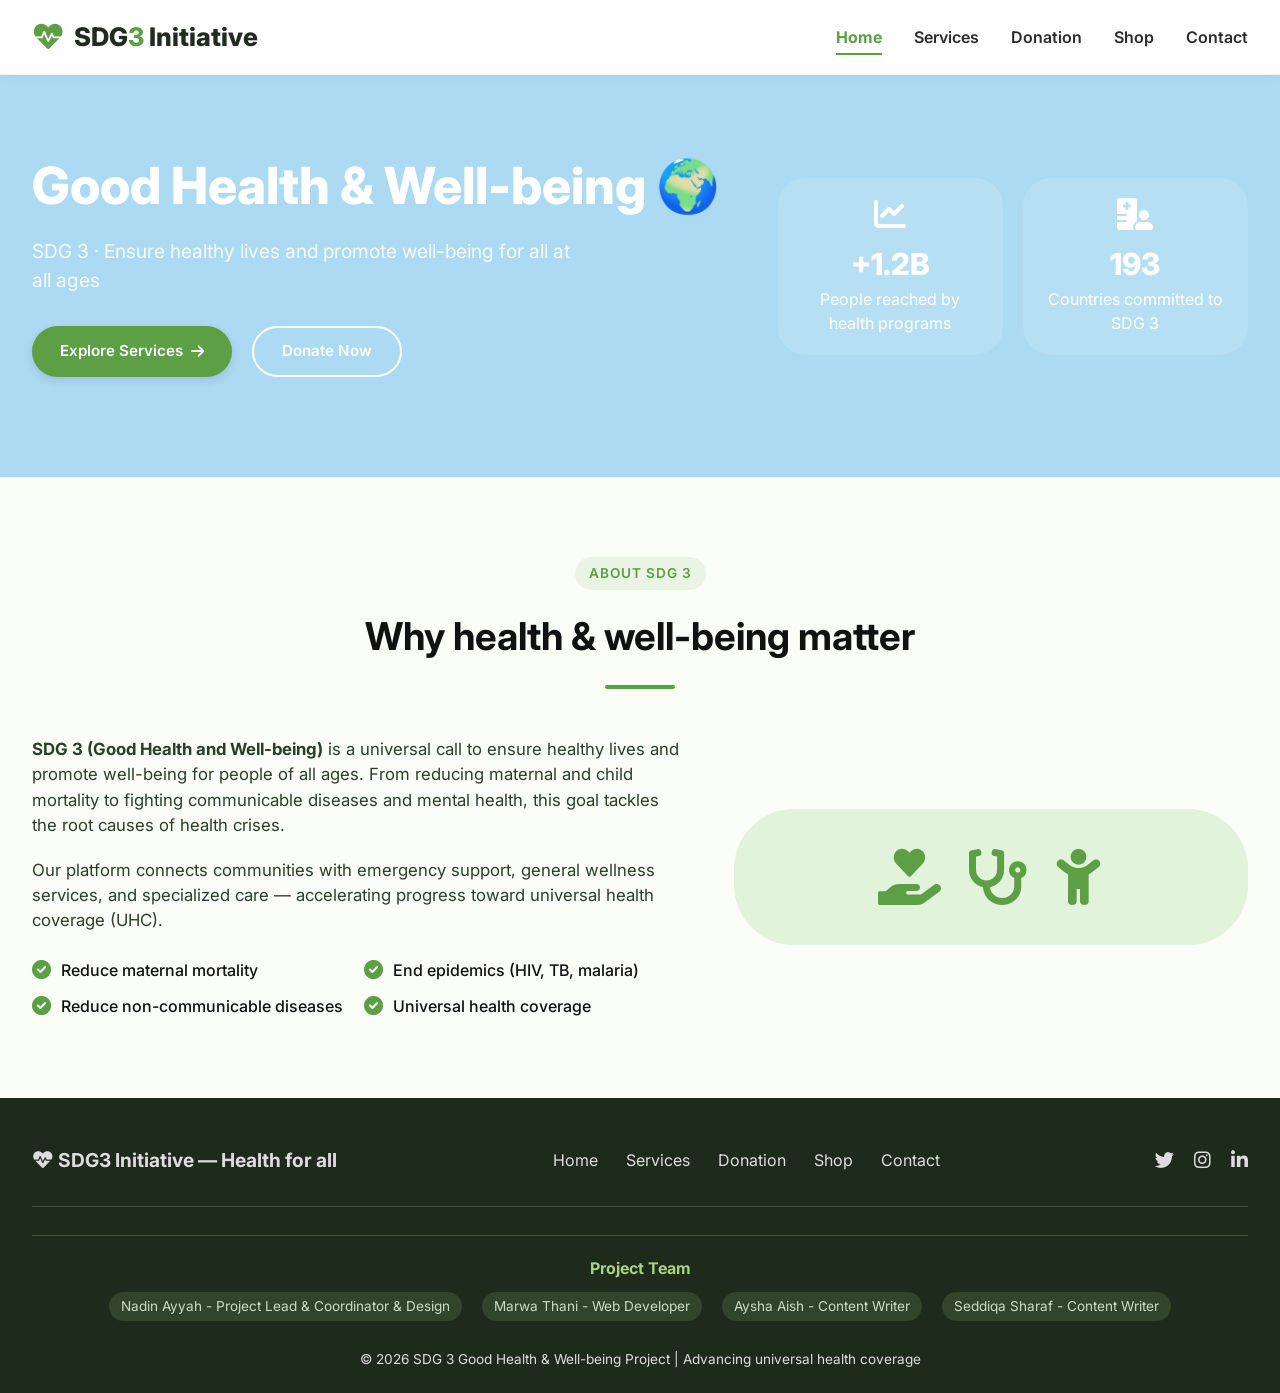
<file: index.html>
<!DOCTYPE html>
<html lang="en">
<head>
  <meta charset="UTF-8">
  <meta name="viewport" content="width=device-width, initial-scale=1.0, viewport-fit=cover">
  <title>SDG 3 | Good Health & Well-being - Home</title>
  <link href="https://fonts.googleapis.com/css2?family=Inter:opsz,wght@14..32,300;14..32,400;14..32,600;14..32,700;14..32,800&display=swap" rel="stylesheet">
  <link rel="stylesheet" href="https://cdnjs.cloudflare.com/ajax/libs/font-awesome/6.0.0-beta3/css/all.min.css">
  <link rel="stylesheet" href="style.css">
</head>
<body>

  <header class="header">
    <div class="container nav-container">
      <div class="logo">
        <i class="fas fa-heartbeat"></i>
        <span>SDG<span class="logo-highlight">3</span> Initiative</span>
      </div>
      <nav class="navbar">
        <ul class="nav-menu">
          <li><a href="index.html" class="nav-link">Home</a></li>
          <li><a href="services.html" class="nav-link">Services</a></li>
          <li><a href="donation.html" class="nav-link">Donation</a></li>
          <li><a href="shop.html" class="nav-link active-nav">Shop</a></li>
          <li><a href="contact.html" class="nav-link">Contact</a></li>
        </ul>
        <div class="hamburger">
          <i class="fas fa-bars"></i>
        </div>
      </nav>
    </div>
  </header>

  <main>
    <section id="home" class="hero-section">
      <div class="container hero-grid">
        <div class="hero-content">
          <h1>Good Health & Well-being <span class="wave">🌍</span></h1>
          <p class="hero-sub">SDG 3 · Ensure healthy lives and promote well-being for all at all ages</p>
          <div class="hero-buttons">
            <a href="services.html" class="btn btn-primary">Explore Services <i class="fas fa-arrow-right"></i></a>
            <a href="donation.html" class="btn btn-outline-light">Donate Now</a>
          </div>
        </div>
        <div class="hero-stats">
          <div class="stat-card">
            <i class="fas fa-chart-line"></i>
            <h3>+1.2B</h3>
            <p>People reached by health programs</p>
          </div>
          <div class="stat-card">
            <i class="fas fa-hospital-user"></i>
            <h3>193</h3>
            <p>Countries committed to SDG 3</p>
          </div>
        </div>
      </div>
    </section>

    <section class="about-section">
      <div class="container">
        <div class="section-header">
          <span class="section-tag">About SDG 3</span>
          <h2>Why health & well-being matter</h2>
          <div class="divider"></div>
        </div>
        <div class="about-grid">
          <div class="about-text">
            <p><strong>SDG 3 (Good Health and Well-being)</strong> is a universal call to ensure healthy lives and promote well-being for people of all ages. From reducing maternal and child mortality to fighting communicable diseases and mental health, this goal tackles the root causes of health crises.</p>
            <p>Our platform connects communities with emergency support, general wellness services, and specialized care — accelerating progress toward universal health coverage (UHC).</p>
            <div class="key-targets">
              <div><i class="fas fa-check-circle"></i> Reduce maternal mortality</div>
              <div><i class="fas fa-check-circle"></i> End epidemics (HIV, TB, malaria)</div>
              <div><i class="fas fa-check-circle"></i> Reduce non-communicable diseases</div>
              <div><i class="fas fa-check-circle"></i> Universal health coverage</div>
            </div>
          </div>
          <div class="about-image">
            <i class="fas fa-hand-holding-heart"></i>
            <i class="fas fa-stethoscope"></i>
            <i class="fas fa-child"></i>
          </div>
        </div>
      </div>
    </section>
  </main>

  <footer class="footer">
  <div class="container">
    <div class="footer-content">
      <div class="footer-brand">
        <i class="fas fa-heartbeat"></i> SDG3 Initiative — Health for all
      </div>
      <div class="footer-links">
        <a href="index.html">Home</a>
        <a href="services.html">Services</a>
        <a href="donation.html">Donation</a>
        <a href="shop.html">Shop</a>
        <a href="contact.html">Contact</a>
      </div>
      <div class="social-icons">
        <a href="#"><i class="fab fa-twitter"></i></a>
        <a href="#"><i class="fab fa-instagram"></i></a>
        <a href="#"><i class="fab fa-linkedin-in"></i></a>
      </div>
    </div>
    <div class="team-credits">
      <p><strong>Project Team</strong></p>
      <div class="team-members">
        <span>Nadin Ayyah - Project Lead & Coordinator & Design</span>
        <span>Marwa Thani - Web Developer</span>
        <span>Aysha Aish - Content Writer</span>
        <span>Seddiqa Sharaf - Content Writer</span>
      </div>
    </div>
    <div class="footer-bottom">
      <p>© 2026 SDG 3 Good Health & Well-being Project | Advancing universal health coverage</p>
    </div>
  </div>
</footer>

  <script src="script.js"></script>
</body>
</html>
</file>
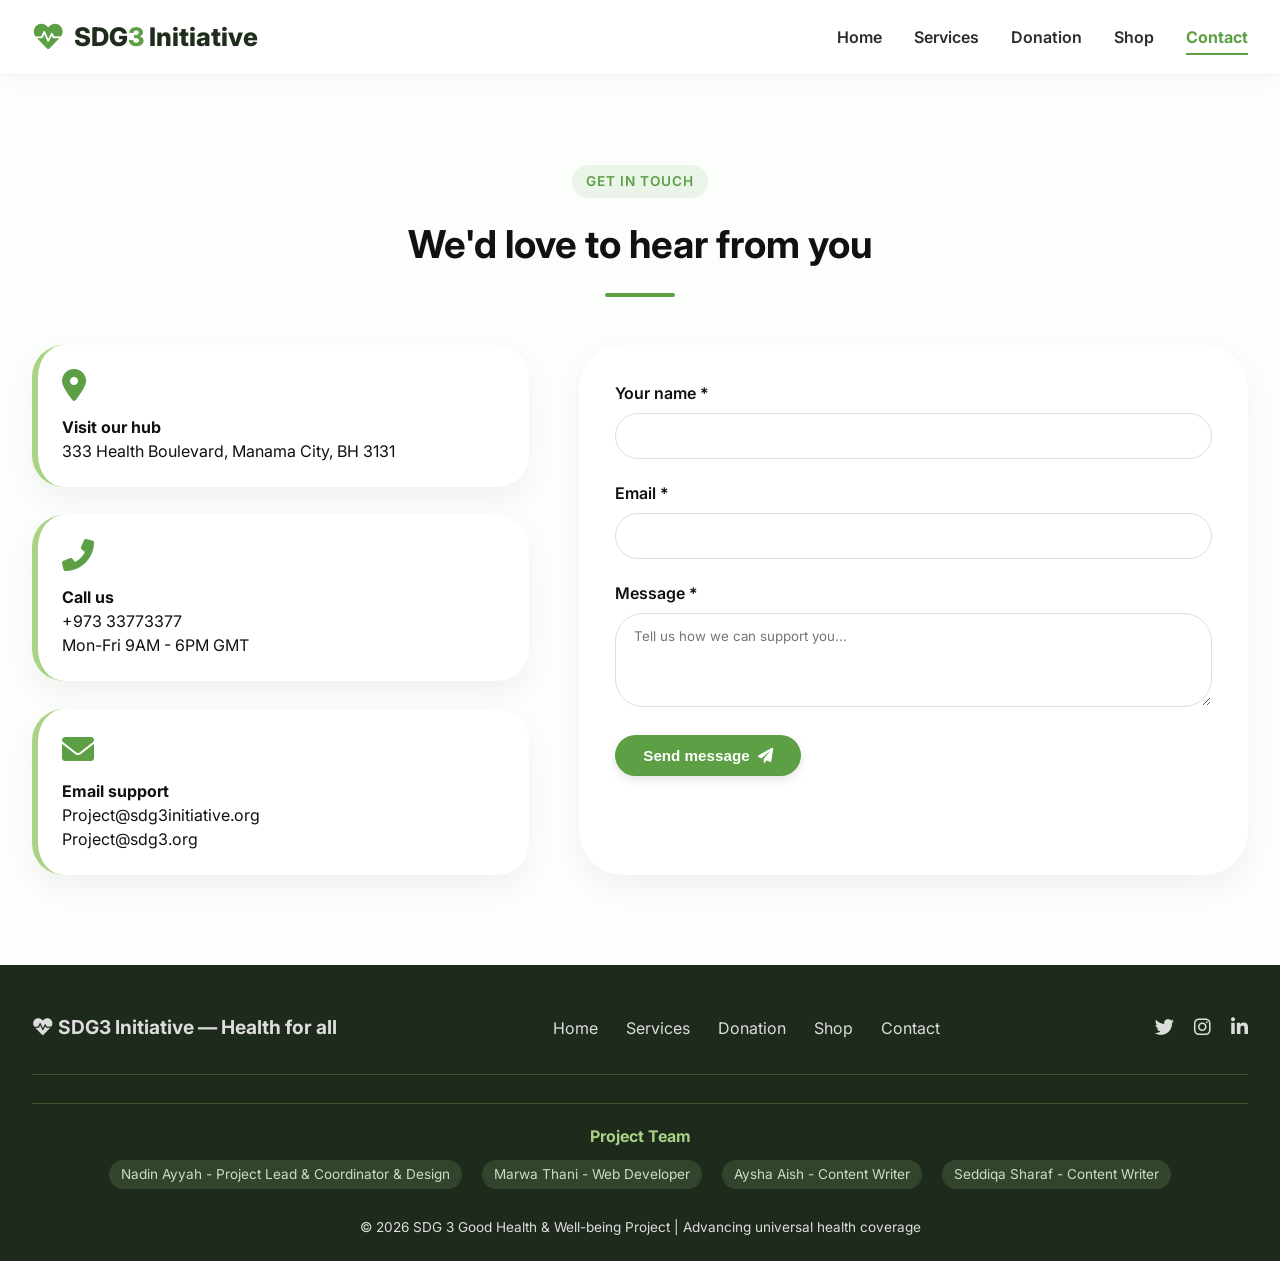
<file: contact.html>
<!DOCTYPE html>
<html lang="en">
<head>
  <meta charset="UTF-8">
  <meta name="viewport" content="width=device-width, initial-scale=1.0">
  <title>SDG 3 | Contact Us</title>
  <link href="https://fonts.googleapis.com/css2?family=Inter:opsz,wght@14..32,300;400;600;700;800&display=swap" rel="stylesheet">
  <link rel="stylesheet" href="https://cdnjs.cloudflare.com/ajax/libs/font-awesome/6.0.0-beta3/css/all.min.css">
  <link rel="stylesheet" href="style.css">
</head>
<body>

  <header class="header">
    <div class="container nav-container">
      <div class="logo">
        <i class="fas fa-heartbeat"></i>
        <span>SDG<span class="logo-highlight">3</span> Initiative</span>
      </div>
      <nav class="navbar">
         <ul class="nav-menu">
          <li><a href="index.html" class="nav-link">Home</a></li>
          <li><a href="services.html" class="nav-link">Services</a></li>
          <li><a href="donation.html" class="nav-link">Donation</a></li>
          <li><a href="shop.html" class="nav-link active-nav">Shop</a></li>
          <li><a href="contact.html" class="nav-link">Contact</a></li>
        </ul>
        <div class="hamburger">
          <i class="fas fa-bars"></i>
        </div>
      </nav>
    </div>
  </header>

  <main>
    <section class="contact-section" id="contact">
      <div class="container">
        <div class="section-header">
          <span class="section-tag">get in touch</span>
          <h2>We'd love to hear from you</h2>
          <div class="divider"></div>
        </div>
        <div class="contact-grid">
          <div class="contact-info">
            <div class="contact-card">
              <i class="fas fa-map-marker-alt"></i>
              <h4>Visit our hub</h4>
              <p>333 Health Boulevard, Manama City, BH 3131</p>
            </div>
            <div class="contact-card">
              <i class="fas fa-phone-alt"></i>
              <h4>Call us</h4>
              <p>+973 33773377<br>Mon-Fri 9AM - 6PM GMT</p>
            </div>
            <div class="contact-card">
              <i class="fas fa-envelope"></i>
              <h4>Email support</h4>
              <p>Project@sdg3initiative.org<br>Project@sdg3.org</p>
            </div>
          </div>
          <div class="contact-form-wrapper">
            <form id="contactForm">
              <div class="input-group">
                <label>Your name *</label>
                <input type="text" id="contactName" required>
              </div>
              <div class="input-group">
                <label>Email *</label>
                <input type="email" id="contactEmail" required>
              </div>
              <div class="input-group">
                <label>Message *</label>
                <textarea id="contactMsg" rows="4" placeholder="Tell us how we can support you..."></textarea>
              </div>
              <button type="submit" class="btn btn-primary">Send message <i class="fas fa-paper-plane"></i></button>
            </form>
          </div>
        </div>
      </div>
    </section>
  </main>

  <footer class="footer">
  <div class="container">
    <div class="footer-content">
      <div class="footer-brand">
        <i class="fas fa-heartbeat"></i> SDG3 Initiative — Health for all
      </div>
      <div class="footer-links">
        <a href="index.html">Home</a>
        <a href="services.html">Services</a>
        <a href="donation.html">Donation</a>
        <a href="shop.html">Shop</a>
        <a href="contact.html">Contact</a>
      </div>
      <div class="social-icons">
        <a href="#"><i class="fab fa-twitter"></i></a>
        <a href="#"><i class="fab fa-instagram"></i></a>
        <a href="#"><i class="fab fa-linkedin-in"></i></a>
      </div>
    </div>
    <div class="team-credits">
      <p><strong>Project Team</strong></p>
      <div class="team-members">
        <span>Nadin Ayyah - Project Lead & Coordinator & Design</span>
        <span>Marwa Thani - Web Developer</span>
        <span>Aysha Aish - Content Writer</span>
        <span>Seddiqa Sharaf - Content Writer</span>
      </div>
    </div>
    <div class="footer-bottom">
      <p>© 2026 SDG 3 Good Health & Well-being Project | Advancing universal health coverage</p>
    </div>
  </div>
</footer>

  <script src="script.js"></script>
</body>
</html>
</file>
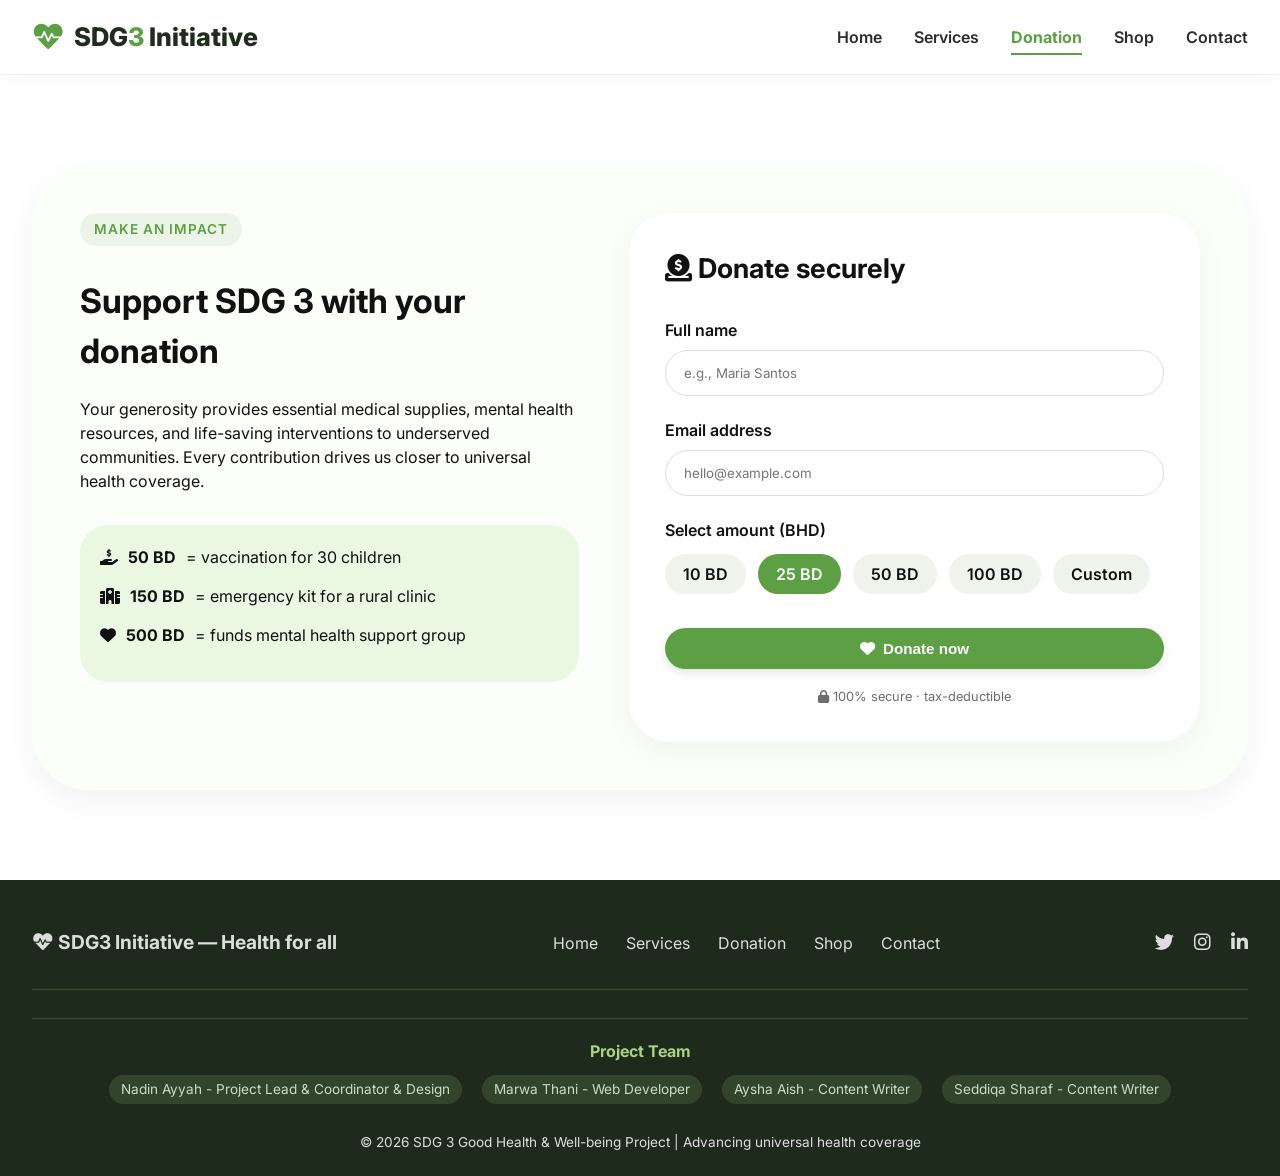
<file: donation.html>
<!DOCTYPE html>
<html lang="en">
<head>
  <meta charset="UTF-8">
  <meta name="viewport" content="width=device-width, initial-scale=1.0">
  <title>SDG 3 | Donate for Health & Well-being</title>
  <link href="https://fonts.googleapis.com/css2?family=Inter:opsz,wght@14..32,300;400;600;700;800&display=swap" rel="stylesheet">
  <link rel="stylesheet" href="https://cdnjs.cloudflare.com/ajax/libs/font-awesome/6.0.0-beta3/css/all.min.css">
  <link rel="stylesheet" href="style.css">
</head>
<body>

  <header class="header">
    <div class="container nav-container">
      <div class="logo">
        <i class="fas fa-heartbeat"></i>
        <span>SDG<span class="logo-highlight">3</span> Initiative</span>
      </div>
      <nav class="navbar">
         <ul class="nav-menu">
          <li><a href="index.html" class="nav-link">Home</a></li>
          <li><a href="services.html" class="nav-link">Services</a></li>
          <li><a href="donation.html" class="nav-link">Donation</a></li>
          <li><a href="shop.html" class="nav-link active-nav">Shop</a></li>
          <li><a href="contact.html" class="nav-link">Contact</a></li>
        </ul>
        <div class="hamburger">
          <i class="fas fa-bars"></i>
        </div>
      </nav>
    </div>
  </header>

  <main>
    <section class="donation-section" id="donation">
      <div class="container">
        <div class="donation-wrapper">
          <div class="donation-info">
            <span class="section-tag">make an impact</span>
            <h2>Support SDG 3 with your donation</h2>
            <p>Your generosity provides essential medical supplies, mental health resources, and life-saving interventions to underserved communities. Every contribution drives us closer to universal health coverage.</p>
            <div class="impact-stats">
              <div><i class="fas fa-hand-holding-usd"></i> <strong>50 BD</strong> = vaccination for 30 children</div>
              <div><i class="fas fa-hospital"></i> <strong>150 BD</strong> = emergency kit for a rural clinic</div>
              <div><i class="fas fa-heart"></i> <strong>500 BD</strong> = funds mental health support group</div>
            </div>
          </div>
          <div class="donation-form-card">
            <h3><i class="fas fa-donate"></i> Donate securely</h3>
            <form id="donationForm">
              <div class="form-row">
                <div class="input-group">
                  <label>Full name</label>
                  <input type="text" id="donorName" placeholder="e.g., Maria Santos" required>
                </div>
                <div class="input-group">
                  <label>Email address</label>
                  <input type="email" id="donorEmail" placeholder="hello@example.com" required>
                </div>
              </div>
              <div class="input-group">
                <label>Select amount (BHD)</label>
                <div class="amount-options">
                  <span data-amount="10">10 BD</span>
                  <span data-amount="25">25 BD</span>
                  <span data-amount="50">50 BD</span>
                  <span data-amount="100">100 BD</span>
                  <span data-amount="custom">Custom</span>
                </div>
                <input type="number" id="customAmount" placeholder="Enter custom amount" step="1" min="1" style="display: none;">
                <input type="hidden" id="selectedAmount" value="25">
              </div>
              <button type="submit" class="btn btn-primary donate-btn"><i class="fas fa-heart"></i> Donate now</button>
              <p class="secure-note"><i class="fas fa-lock"></i> 100% secure · tax-deductible</p>
            </form>
          </div>
        </div>
      </div>
    </section>
  </main>

  <footer class="footer">
  <div class="container">
    <div class="footer-content">
      <div class="footer-brand">
        <i class="fas fa-heartbeat"></i> SDG3 Initiative — Health for all
      </div>
      <div class="footer-links">
        <a href="index.html">Home</a>
        <a href="services.html">Services</a>
        <a href="donation.html">Donation</a>
        <a href="shop.html">Shop</a>
        <a href="contact.html">Contact</a>
      </div>
      <div class="social-icons">
        <a href="#"><i class="fab fa-twitter"></i></a>
        <a href="#"><i class="fab fa-instagram"></i></a>
        <a href="#"><i class="fab fa-linkedin-in"></i></a>
      </div>
    </div>
    <div class="team-credits">
      <p><strong>Project Team</strong></p>
      <div class="team-members">
        <span>Nadin Ayyah - Project Lead & Coordinator & Design</span>
        <span>Marwa Thani - Web Developer</span>
        <span>Aysha Aish - Content Writer</span>
        <span>Seddiqa Sharaf - Content Writer</span>
      </div>
    </div>
    <div class="footer-bottom">
      <p>© 2026 SDG 3 Good Health & Well-being Project | Advancing universal health coverage</p>
    </div>
  </div>
</footer>

  <script src="script.js"></script>
</body>
</html>
</file>
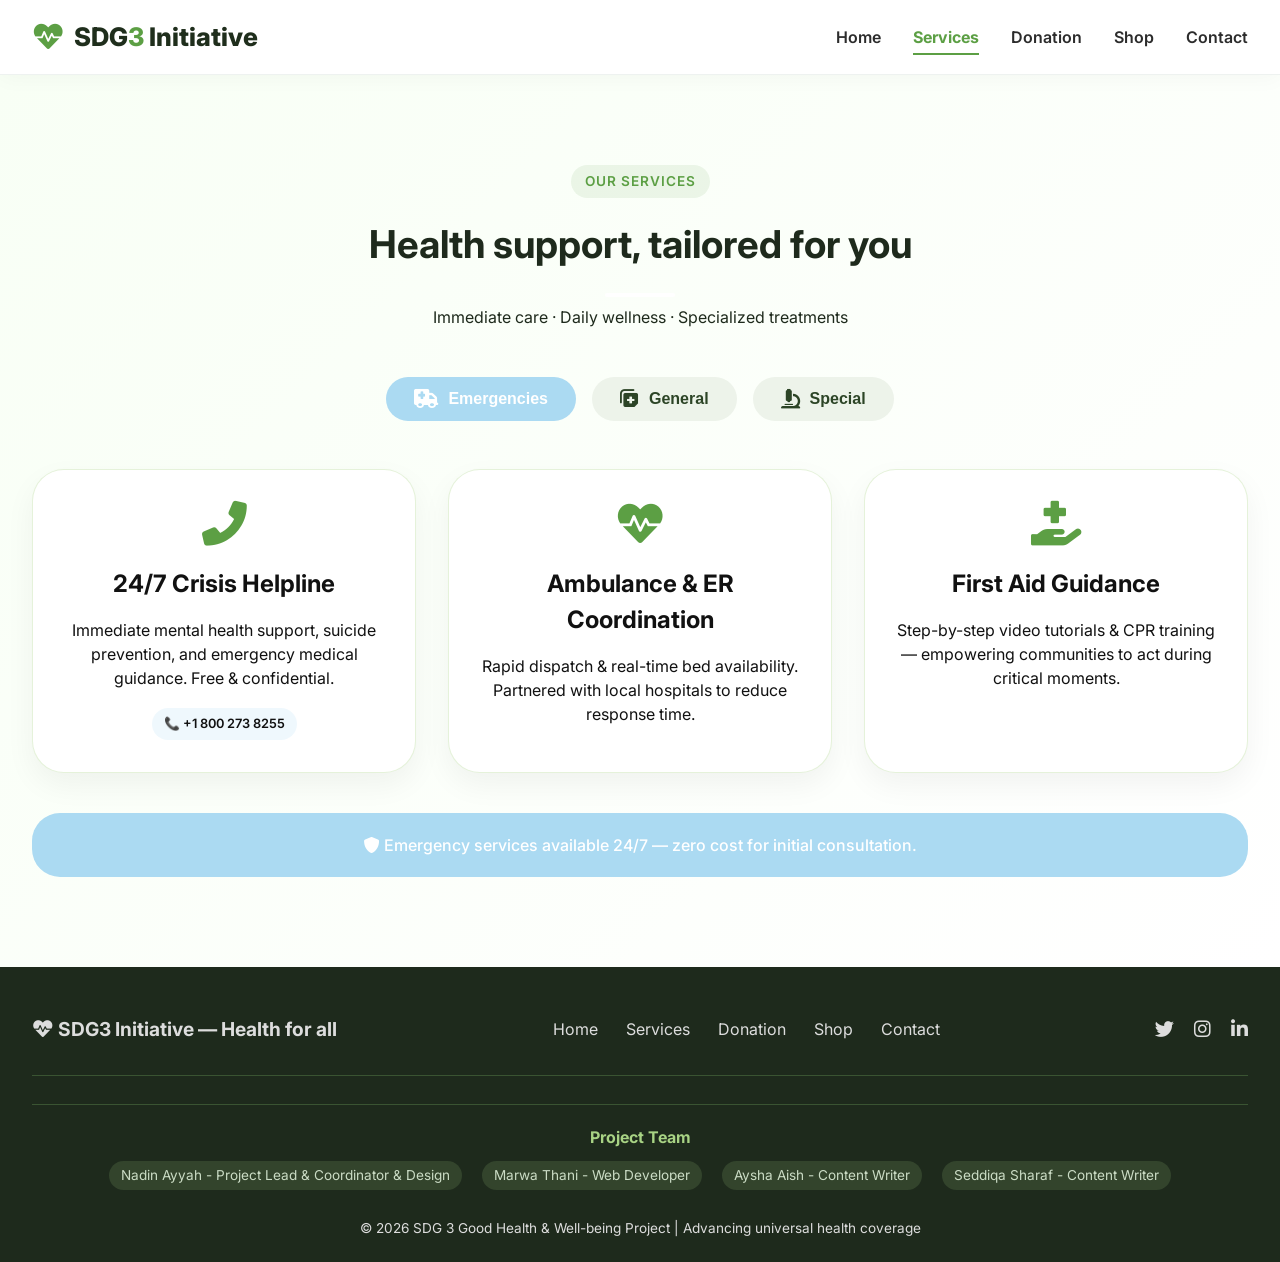
<file: services.html>
<!DOCTYPE html>
<html lang="en">
<head>
  <meta charset="UTF-8">
  <meta name="viewport" content="width=device-width, initial-scale=1.0">
  <title>SDG 3 | Health Services - Emergencies, General, Special</title>
  <link href="https://fonts.googleapis.com/css2?family=Inter:opsz,wght@14..32,300;400;600;700;800&display=swap" rel="stylesheet">
  <link rel="stylesheet" href="https://cdnjs.cloudflare.com/ajax/libs/font-awesome/6.0.0-beta3/css/all.min.css">
  <link rel="stylesheet" href="style.css">
</head>
<body>

  <header class="header">
    <div class="container nav-container">
      <div class="logo">
        <i class="fas fa-heartbeat"></i>
        <span>SDG<span class="logo-highlight">3</span> Initiative</span>
      </div>
      <nav class="navbar">
         <ul class="nav-menu">
          <li><a href="index.html" class="nav-link">Home</a></li>
          <li><a href="services.html" class="nav-link">Services</a></li>
          <li><a href="donation.html" class="nav-link">Donation</a></li>
          <li><a href="shop.html" class="nav-link active-nav">Shop</a></li>
          <li><a href="contact.html" class="nav-link">Contact</a></li>
        </ul>
        <div class="hamburger">
          <i class="fas fa-bars"></i>
        </div>
      </nav>
    </div>
  </header>

  <main>
    <section class="services-section" id="services">
      <div class="container">
        <div class="section-header white-header">
          <span class="section-tag light-tag">our services</span>
          <h2>Health support, tailored for you</h2>
          <div class="divider light-divider"></div>
          <p class="section-sub">Immediate care · Daily wellness · Specialized treatments</p>
        </div>

        <div class="service-tabs">
          <button class="tab-btn active-tab" data-service="emergencies"><i class="fas fa-ambulance"></i> Emergencies</button>
          <button class="tab-btn" data-service="general"><i class="fas fa-notes-medical"></i> General</button>
          <button class="tab-btn" data-service="special"><i class="fas fa-microscope"></i> Special</button>
        </div>

        <div class="service-content-container">
          <div id="emergencies" class="service-subpage active-subpage">
            <div class="service-card-grid">
              <div class="service-card">
                <i class="fas fa-phone-alt"></i>
                <h3>24/7 Crisis Helpline</h3>
                <p>Immediate mental health support, suicide prevention, and emergency medical guidance. Free & confidential.</p>
                <span class="service-badge">📞 +1 800 273 8255</span>
              </div>
              <div class="service-card">
                <i class="fas fa-heartbeat"></i>
                <h3>Ambulance & ER Coordination</h3>
                <p>Rapid dispatch & real-time bed availability. Partnered with local hospitals to reduce response time.</p>
              </div>
              <div class="service-card">
                <i class="fas fa-hand-holding-medical"></i>
                <h3>First Aid Guidance</h3>
                <p>Step-by-step video tutorials & CPR training — empowering communities to act during critical moments.</p>
              </div>
            </div>
            <div class="info-banner">
              <i class="fas fa-shield-alt"></i> Emergency services available 24/7 — zero cost for initial consultation.
            </div>
          </div>

          <div id="general" class="service-subpage">
            <div class="service-card-grid">
              <div class="service-card">
                <i class="fas fa-calendar-check"></i>
                <h3>Routine Checkups</h3>
                <p>Regular health screenings: blood pressure, diabetes, cholesterol. Preventive care made accessible.</p>
              </div>
              <div class="service-card">
                <i class="fas fa-vaccine"></i>
                <h3>Vaccination Drives</h3>
                <p>Childhood & adult immunization programs. Stay protected against flu, COVID-19 & more.</p>
              </div>
              <div class="service-card">
                <i class="fas fa-apple-alt"></i>
                <h3>Wellness Coaching</h3>
                <p>Nutrition plans, fitness routines & mental wellness sessions. Achieve holistic well-being.</p>
              </div>
            </div>
          </div>

          <div id="special" class="service-subpage">
            <div class="service-card-grid">
              <div class="service-card">
                <i class="fas fa-brain"></i>
                <h3>Specialized Mental Health</h3>
                <p>Therapy sessions, trauma care & psychiatric support — tailored for long-term recovery.</p>
              </div>
              <div class="service-card">
                <i class="fas fa-baby-carriage"></i>
                <h3>Maternal & Child Health</h3>
                <p>Prenatal care, postnatal support, and advanced pediatric services for every stage.</p>
              </div>
              <div class="service-card">
                <i class="fas fa-lungs"></i>
                <h3>Chronic Disease Management</h3>
                <p>Cancer support, diabetes care, cardiac rehab & telemedicine for remote patients.</p>
              </div>
            </div>
            <div class="info-banner special-banner">
              <i class="fas fa-star-of-life"></i> Specialized programs funded by global health partners — quality care for all.
            </div>
          </div>
        </div>
      </div>
    </section>
  </main>

  <footer class="footer">
  <div class="container">
    <div class="footer-content">
      <div class="footer-brand">
        <i class="fas fa-heartbeat"></i> SDG3 Initiative — Health for all
      </div>
      <div class="footer-links">
        <a href="index.html">Home</a>
        <a href="services.html">Services</a>
        <a href="donation.html">Donation</a>
        <a href="shop.html">Shop</a>
        <a href="contact.html">Contact</a>
      </div>
      <div class="social-icons">
        <a href="#"><i class="fab fa-twitter"></i></a>
        <a href="#"><i class="fab fa-instagram"></i></a>
        <a href="#"><i class="fab fa-linkedin-in"></i></a>
      </div>
    </div>
    <div class="team-credits">
      <p><strong>Project Team</strong></p>
      <div class="team-members">
        <span>Nadin Ayyah - Project Lead & Coordinator & Design</span>
        <span>Marwa Thani - Web Developer</span>
        <span>Aysha Aish - Content Writer</span>
        <span>Seddiqa Sharaf - Content Writer</span>
      </div>
    </div>
    <div class="footer-bottom">
      <p>© 2026 SDG 3 Good Health & Well-being Project | Advancing universal health coverage</p>
    </div>
  </div>
</footer>

  <script src="script.js"></script>
</body>
</html>
</file>
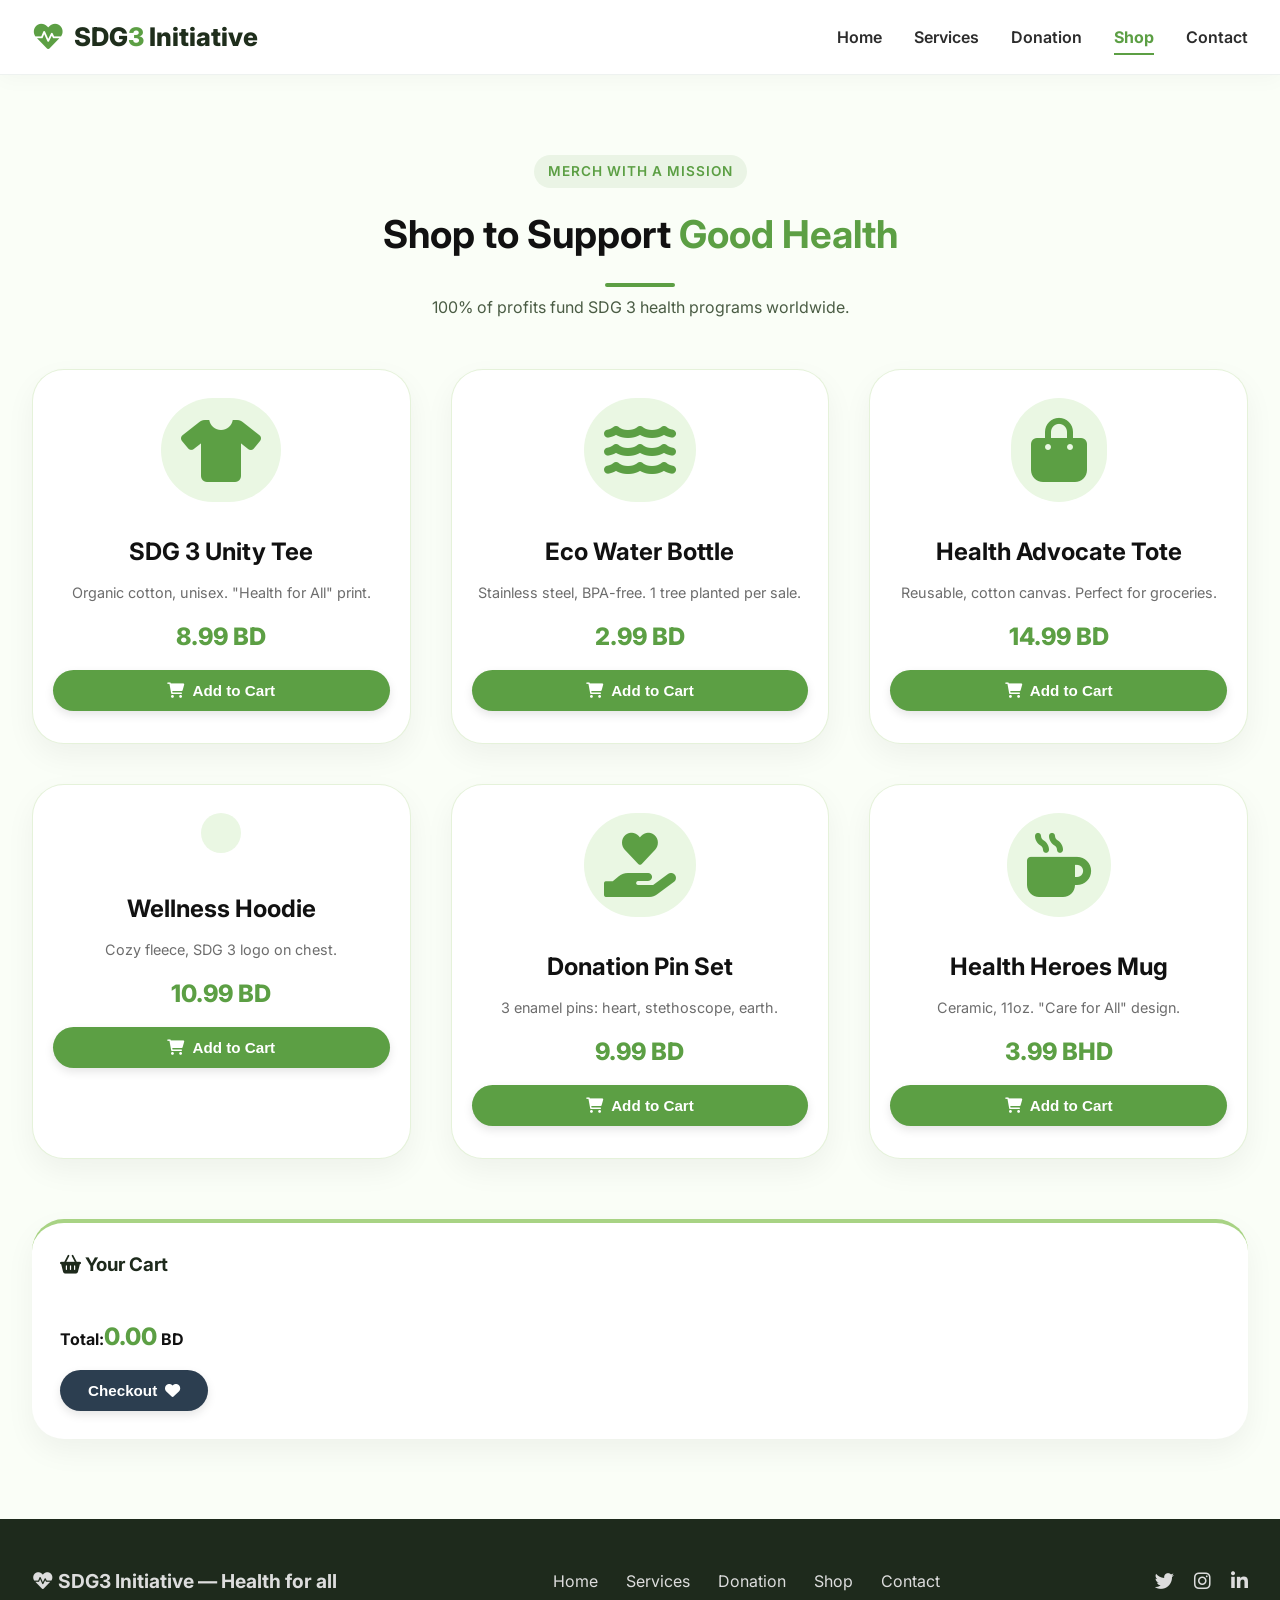
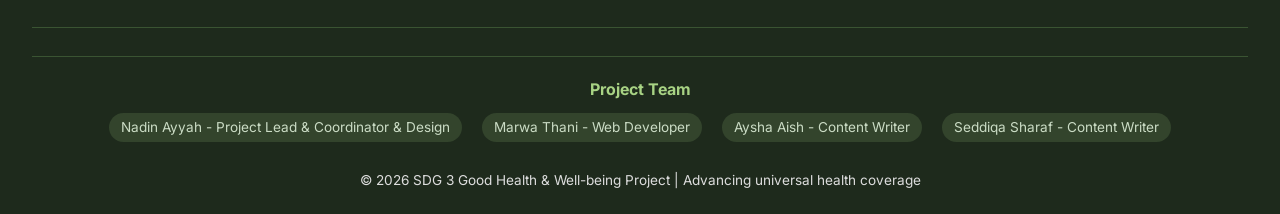
<file: shop.html>
<!DOCTYPE html>
<html lang="en">
<head>
  <meta charset="UTF-8">
  <meta name="viewport" content="width=device-width, initial-scale=1.0">
  <title>SDG 3 | Shop for a Cause</title>
  <link href="https://fonts.googleapis.com/css2?family=Inter:opsz,wght@14..32,300;400;600;700;800&display=swap" rel="stylesheet">
  <link rel="stylesheet" href="https://cdnjs.cloudflare.com/ajax/libs/font-awesome/6.0.0-beta3/css/all.min.css">
  <link rel="stylesheet" href="style.css">
</head>
<body>

  <header class="header">
    <div class="container nav-container">
      <div class="logo">
        <i class="fas fa-heartbeat"></i>
        <span>SDG<span class="logo-highlight">3</span> Initiative</span>
      </div>
      <nav class="navbar">
        <ul class="nav-menu">
          <li><a href="index.html" class="nav-link">Home</a></li>
          <li><a href="services.html" class="nav-link">Services</a></li>
          <li><a href="donation.html" class="nav-link">Donation</a></li>
          <li><a href="shop.html" class="nav-link active-nav">Shop</a></li>
          <li><a href="contact.html" class="nav-link">Contact</a></li>
        </ul>
        <div class="hamburger">
          <i class="fas fa-bars"></i>
        </div>
      </nav>
    </div>
  </header>

  <main>
    <section class="shop-section">
      <div class="container">
        <div class="section-header">
          <span class="section-tag">merch with a mission</span>
          <h2>Shop to Support <span style="color:#5c9f44;">Good Health</span></h2>
          <div class="divider"></div>
          <p class="section-sub">100% of profits fund SDG 3 health programs worldwide.</p>
        </div>

        <div class="shop-grid">
          <!-- Product 1 -->
          <div class="product-card">
            <div class="product-image">
              <i class="fas fa-tshirt"></i>
            </div>
            <h3>SDG 3 Unity Tee</h3>
            <p class="product-desc">Organic cotton, unisex. "Health for All" print.</p>
            <div class="product-price">8.99 BD</div>
            <button class="btn btn-primary add-to-cart" data-name="SDG 3 Unity Tee" data-price="29.99">
              <i class="fas fa-shopping-cart"></i> Add to Cart
            </button>
          </div>

          <!-- Product 2 -->
          <div class="product-card">
            <div class="product-image">
              <i class="fas fa-water"></i>
            </div>
            <h3>Eco Water Bottle</h3>
            <p class="product-desc">Stainless steel, BPA-free. 1 tree planted per sale.</p>
            <div class="product-price">2.99 BD</div>
            <button class="btn btn-primary add-to-cart" data-name="Eco Water Bottle" data-price="19.99">
              <i class="fas fa-shopping-cart"></i> Add to Cart
            </button>
          </div>

          <!-- Product 3 -->
          <div class="product-card">
            <div class="product-image">
              <i class="fas fa-shopping-bag"></i>
            </div>
            <h3>Health Advocate Tote</h3>
            <p class="product-desc">Reusable, cotton canvas. Perfect for groceries.</p>
            <div class="product-price">14.99 BD</div>
            <button class="btn btn-primary add-to-cart" data-name="Health Advocate Tote" data-price="14.99">
              <i class="fas fa-shopping-cart"></i> Add to Cart
            </button>
          </div>

          <!-- Product 4 -->
          <div class="product-card">
            <div class="product-image">
              <i class="fas fa-head-side-medical"></i>
            </div>
            <h3>Wellness Hoodie</h3>
            <p class="product-desc">Cozy fleece, SDG 3 logo on chest.</p>
            <div class="product-price">10.99 BD</div>
            <button class="btn btn-primary add-to-cart" data-name="Wellness Hoodie" data-price="49.99">
              <i class="fas fa-shopping-cart"></i> Add to Cart
            </button>
          </div>

          <!-- Product 5 -->
          <div class="product-card">
            <div class="product-image">
              <i class="fas fa-hand-holding-heart"></i>
            </div>
            <h3>Donation Pin Set</h3>
            <p class="product-desc">3 enamel pins: heart, stethoscope, earth.</p>
            <div class="product-price">9.99 BD</div>
            <button class="btn btn-primary add-to-cart" data-name="Donation Pin Set" data-price="9.99">
              <i class="fas fa-shopping-cart"></i> Add to Cart
            </button>
          </div>

          <!-- Product 6 -->
          <div class="product-card">
            <div class="product-image">
              <i class="fas fa-mug-hot"></i>
            </div>
            <h3>Health Heroes Mug</h3>
            <p class="product-desc">Ceramic, 11oz. "Care for All" design.</p>
            <div class="product-price">3.99 BHD</div>
            <button class="btn btn-primary add-to-cart" data-name="Health Heroes Mug" data-price="12.99">
              <i class="fas fa-shopping-cart"></i> Add to Cart
            </button>
          </div>
        </div>

        <!-- Cart summary (optional) -->
        <div class="cart-summary">
          <h3><i class="fas fa-shopping-basket"></i> Your Cart</h3>
          <ul id="cart-items"></ul>
          <p><strong>Total:<span id="cart-total">0.00</span> BD</strong></p>
          <button id="checkout-btn" class="btn btn-primary">Checkout <i class="fas fa-heart"></i></button>
        </div>
      </div>
    </section>
  </main>

  <footer class="footer">
  <div class="container">
    <div class="footer-content">
      <div class="footer-brand">
        <i class="fas fa-heartbeat"></i> SDG3 Initiative — Health for all
      </div>
      <div class="footer-links">
        <a href="index.html">Home</a>
        <a href="services.html">Services</a>
        <a href="donation.html">Donation</a>
        <a href="shop.html">Shop</a>
        <a href="contact.html">Contact</a>
      </div>
      <div class="social-icons">
        <a href="#"><i class="fab fa-twitter"></i></a>
        <a href="#"><i class="fab fa-instagram"></i></a>
        <a href="#"><i class="fab fa-linkedin-in"></i></a>
      </div>
    </div>
    <div class="team-credits">
      <p><strong>Project Team</strong></p>
      <div class="team-members">
        <span>Nadin Ayyah - Project Lead & Coordinator & Design</span>
        <span>Marwa Thani - Web Developer</span>
        <span>Aysha Aish - Content Writer</span>
        <span>Seddiqa Sharaf - Content Writer</span>
      </div>
    </div>
    <div class="footer-bottom">
      <p>© 2026 SDG 3 Good Health & Well-being Project | Advancing universal health coverage</p>
    </div>
  </div>
</footer>

  <script src="script.js"></script>
</body>
</html>
</file>
<file: style.css>
/* ========== RESET & GLOBAL ========== */
* {
  margin: 0;
  padding: 0;
  box-sizing: border-box;
}

body {
  font-family: 'Inter', sans-serif;
  color: #111;
  background-color: #ffffff;
  scroll-behavior: smooth;
  line-height: 1.5;
}

.container {
  max-width: 1280px;
  margin: 0 auto;
  padding: 0 32px;
}

/* ========== COLOR VARIABLES (palette) ========== */
:root {
  --primary-light: #abdaf2;
  --neutral-gray: #6d6d6d;
  --primary-green: #5c9f44;
  --accent-green: #a8d384;
  --text-dark: #111111;
  --white: #ffffff;
  --shadow-sm: 0 12px 30px rgba(0,0,0,0.05);
  --shadow-md: 0 20px 35px -12px rgba(0,0,0,0.1);
  --transition: all 0.3s ease;
}

/* When background is #abdaf2, text forced white */
.bg-light-bg, .hero-section, .service-tabs .tab-btn.active-tab {
  background-color: var(--primary-light);
  color: var(--white) !important;
}

a {
  text-decoration: none;
  color: inherit;
}

.section-header {
  text-align: center;
  margin-bottom: 48px;
}

.section-tag {
  display: inline-block;
  font-size: 0.85rem;
  font-weight: 600;
  text-transform: uppercase;
  letter-spacing: 1px;
  color: var(--primary-green);
  background: rgba(92, 159, 68, 0.1);
  padding: 6px 14px;
  border-radius: 40px;
  margin-bottom: 18px;
}

.section-header h2 {
  font-size: 2.4rem;
  font-weight: 700;
  margin-bottom: 16px;
  color: #111;
}

.divider {
  width: 70px;
  height: 4px;
  background: var(--primary-green);
  margin: 20px auto 0;
  border-radius: 4px;
}

.light-divider {
  background: var(--white);
}

/* ========== HEADER / NAVBAR ========== */
.header {
  position: sticky;
  top: 0;
  z-index: 1000;
  background: white;
  box-shadow: 0 4px 20px rgba(0,0,0,0.03);
  border-bottom: 1px solid #eef2f0;
}

.nav-container {
  display: flex;
  justify-content: space-between;
  align-items: center;
  padding: 18px 32px;
  flex-wrap: wrap;
}

.logo {
  font-size: 1.6rem;
  font-weight: 800;
  display: flex;
  align-items: center;
  gap: 10px;
  color: #1f2e1c;
}

.logo i {
  color: var(--primary-green);
  font-size: 1.8rem;
}

.logo-highlight {
  color: var(--primary-green);
}

.nav-menu {
  display: flex;
  gap: 32px;
  list-style: none;
}

.nav-link {
  font-weight: 600;
  font-size: 1rem;
  transition: var(--transition);
  color: #2c2c2c;
  padding-bottom: 6px;
  border-bottom: 2px solid transparent;
}

.nav-link:hover, .nav-link.active-nav {
  color: var(--primary-green);
  border-bottom-color: var(--primary-green);
}

.hamburger {
  display: none;
  font-size: 1.6rem;
  cursor: pointer;
  color: #2c2c2c;
}

/* ========== HERO + ABOUT (HOME) ========== */
.hero-section {
  background-color: var(--primary-light);
  color: white;
  padding: 80px 0 100px;
}

.hero-grid {
  display: flex;
  justify-content: space-between;
  align-items: center;
  flex-wrap: wrap;
  gap: 40px;
}

.hero-content {
  flex: 1.2;
}

.hero-content h1 {
  font-size: 3.2rem;
  font-weight: 800;
  line-height: 1.2;
  margin-bottom: 20px;
}

.hero-sub {
  font-size: 1.2rem;
  opacity: 0.9;
  margin-bottom: 32px;
  max-width: 550px;
}

.hero-buttons {
  display: flex;
  gap: 20px;
  flex-wrap: wrap;
}

.btn {
  padding: 12px 28px;
  border-radius: 40px;
  font-weight: 600;
  transition: 0.2s;
  display: inline-flex;
  align-items: center;
  gap: 8px;
  cursor: pointer;
  border: none;
  font-size: 0.95rem;
}

.btn-primary {
  background-color: var(--primary-green);
  color: white;
  box-shadow: 0 4px 10px rgba(0,0,0,0.1);
}

.btn-primary:hover {
  background-color: #3f7a2d;
  transform: translateY(-2px);
}

.btn-outline-light {
  background: transparent;
  border: 2px solid white;
  color: white;
}

.btn-outline-light:hover {
  background: white;
  color: var(--primary-light);
  border-color: white;
}

.hero-stats {
  flex: 0.8;
  display: flex;
  gap: 20px;
  flex-wrap: wrap;
}

.stat-card {
  background: rgba(255,255,255,0.15);
  backdrop-filter: blur(2px);
  padding: 20px;
  border-radius: 28px;
  flex: 1;
  text-align: center;
}

.stat-card i {
  font-size: 2rem;
  margin-bottom: 12px;
}

.stat-card h3 {
  font-size: 1.9rem;
  font-weight: 800;
}

/* About section */
.about-section {
  padding: 80px 0;
  background: #fafef7;
}

.about-grid {
  display: flex;
  gap: 50px;
  align-items: center;
  flex-wrap: wrap;
}

.about-text {
  flex: 1.2;
}

.about-text p {
  margin-bottom: 20px;
  font-size: 1.05rem;
  color: #2c3e2a;
}

.key-targets {
  display: grid;
  grid-template-columns: repeat(2,1fr);
  gap: 12px;
  margin-top: 24px;
}

.key-targets div {
  display: flex;
  align-items: center;
  gap: 10px;
  font-weight: 500;
}

.key-targets i {
  color: var(--primary-green);
  font-size: 1.2rem;
}

.about-image {
  flex: 0.8;
  background: #e1f3da;
  padding: 40px;
  border-radius: 60px;
  display: flex;
  justify-content: center;
  gap: 25px;
  font-size: 3.5rem;
  color: var(--primary-green);
}

/* ========== SERVICES SECTION (with subpages) ========== */
.services-section {
  background: linear-gradient(135deg, #f8fff5 0%, #ffffff 100%);
  padding: 90px 0;
}

.white-header h2, .white-header .section-sub {
  color: #1e2a1c;
}

.section-sub {
  font-size: 1rem;
  color: #4a5c44;
  margin-top: 8px;
}

.service-tabs {
  display: flex;
  justify-content: center;
  gap: 16px;
  margin-bottom: 48px;
  flex-wrap: wrap;
}

.tab-btn {
  background: #edf3ea;
  border: none;
  padding: 12px 28px;
  border-radius: 60px;
  font-weight: 700;
  font-size: 1rem;
  cursor: pointer;
  transition: all 0.2s;
  display: inline-flex;
  align-items: center;
  gap: 10px;
  color: #2c4426;
}

.tab-btn i {
  font-size: 1.2rem;
}

.tab-btn.active-tab {
  background-color: var(--primary-light);
  color: white;
}

.service-subpage {
  display: none;
  animation: fadeUp 0.4s ease;
}

.service-subpage.active-subpage {
  display: block;
}

@keyframes fadeUp {
  from { opacity: 0; transform: translateY(12px);}
  to { opacity: 1; transform: translateY(0);}
}

.service-card-grid {
  display: grid;
  grid-template-columns: repeat(auto-fit, minmax(280px, 1fr));
  gap: 32px;
  margin: 30px 0 20px;
}

.service-card {
  background: white;
  border-radius: 32px;
  padding: 32px 24px;
  box-shadow: var(--shadow-sm);
  transition: var(--transition);
  border: 1px solid rgba(168, 211, 132, 0.3);
  text-align: center;
}

.service-card:hover {
  transform: translateY(-6px);
  box-shadow: var(--shadow-md);
}

.service-card i {
  font-size: 2.8rem;
  color: var(--primary-green);
  margin-bottom: 20px;
}

.service-card h3 {
  font-size: 1.5rem;
  margin-bottom: 16px;
}

.service-badge {
  display: inline-block;
  background: #abdaf230;
  padding: 6px 12px;
  border-radius: 30px;
  margin-top: 18px;
  font-size: 0.8rem;
  font-weight: 600;
}

.info-banner {
  background: #abdaf2;
  color: white;
  padding: 20px;
  border-radius: 28px;
  text-align: center;
  margin-top: 40px;
  font-weight: 500;
}

.special-banner {
  background: #5c9f44;
  color: white;
}

/* ========== DONATION PAGE ========== */
.donation-section {
  background: #ffffff;
  padding: 90px 0;
}

.donation-wrapper {
  display: flex;
  gap: 50px;
  flex-wrap: wrap;
  background: #fcfef9;
  border-radius: 56px;
  padding: 48px;
  box-shadow: var(--shadow-sm);
}

.donation-info {
  flex: 1;
}

.donation-info h2 {
  font-size: 2.1rem;
  margin: 12px 0 20px;
}

.impact-stats {
  margin-top: 32px;
  background: #eaf7e3;
  padding: 20px;
  border-radius: 28px;
}

.impact-stats div {
  margin-bottom: 15px;
  display: flex;
  align-items: center;
  gap: 10px;
  font-size: 1rem;
}

.donation-form-card {
  flex: 1;
  background: white;
  padding: 36px;
  border-radius: 40px;
  box-shadow: 0 8px 28px rgba(0,0,0,0.05);
}

.donation-form-card h3 {
  font-size: 1.7rem;
  margin-bottom: 28px;
}

.input-group {
  margin-bottom: 22px;
}

.input-group label {
  font-weight: 600;
  display: block;
  margin-bottom: 8px;
}

.input-group input, .input-group textarea {
  width: 100%;
  padding: 14px 18px;
  border: 1px solid #ddd;
  border-radius: 28px;
  font-family: inherit;
  transition: 0.2s;
}

.input-group input:focus, .input-group textarea:focus {
  border-color: var(--primary-green);
  outline: none;
  box-shadow: 0 0 0 3px rgba(92,159,68,0.2);
}

.amount-options {
  display: flex;
  flex-wrap: wrap;
  gap: 12px;
  margin: 12px 0;
}

.amount-options span {
  background: #eff3ec;
  padding: 8px 18px;
  border-radius: 50px;
  cursor: pointer;
  transition: all 0.2s;
  font-weight: 600;
}

.amount-options span:hover, .amount-options span.active-amount {
  background: var(--primary-green);
  color: white;
}

.donate-btn {
  width: 100%;
  justify-content: center;
  background: var(--primary-green);
  margin-top: 12px;
}

.secure-note {
  text-align: center;
  font-size: 0.8rem;
  margin-top: 18px;
  color: #6d6d6d;
}

/* ========== CONTACT US ========== */
.contact-section {
  padding: 90px 0;
  background: #fbfefa;
}

.contact-grid {
  display: flex;
  gap: 50px;
  flex-wrap: wrap;
}

.contact-info {
  flex: 1;
  display: flex;
  flex-direction: column;
  gap: 28px;
}

.contact-card {
  background: white;
  padding: 24px;
  border-radius: 32px;
  box-shadow: var(--shadow-sm);
  transition: 0.2s;
  border-left: 6px solid var(--accent-green);
}

.contact-card i {
  font-size: 2rem;
  color: var(--primary-green);
  margin-bottom: 14px;
}

.contact-form-wrapper {
  flex: 1.2;
  background: white;
  border-radius: 44px;
  padding: 36px;
  box-shadow: var(--shadow-sm);
}

/* ========== FOOTER ========== */
.footer {
  background: #1e2a1c;
  color: #ddd;
  padding: 48px 0 24px;
}

.footer-content {
  display: flex;
  justify-content: space-between;
  align-items: center;
  flex-wrap: wrap;
  gap: 24px;
  padding-bottom: 32px;
  border-bottom: 1px solid #3a5432;
}

.footer-brand {
  font-weight: 700;
  font-size: 1.2rem;
}

.footer-links {
  display: flex;
  gap: 28px;
}

.footer-links a, .social-icons a {
  transition: color 0.2s;
}

.footer-links a:hover, .social-icons a:hover {
  color: var(--accent-green);
}

.social-icons {
  display: flex;
  gap: 20px;
  font-size: 1.2rem;
}

.footer-bottom {
  text-align: center;
  margin-top: 28px;
  font-size: 0.85rem;
}

/* ========== RESPONSIVE ========== */
@media (max-width: 900px) {
  .nav-menu {
    position: fixed;
    left: -100%;
    top: 75px;
    flex-direction: column;
    background: white;
    width: 80%;
    height: calc(100vh - 75px);
    padding: 40px 32px;
    gap: 28px;
    transition: 0.3s;
    box-shadow: 2px 10px 20px rgba(0,0,0,0.05);
    z-index: 999;
  }
  .nav-menu.active {
    left: 0;
  }
  .hamburger {
    display: block;
  }
  .hero-content h1 {
    font-size: 2.4rem;
  }
  .hero-grid, .about-grid, .donation-wrapper, .contact-grid {
    flex-direction: column;
  }
  .service-tabs {
    gap: 10px;
  }
  .tab-btn {
    padding: 8px 20px;
    font-size: 0.85rem;
  }
  .donation-wrapper {
    padding: 28px;
  }
}

@media (max-width: 560px) {
  .container {
    padding: 0 20px;
  }
  .section-header h2 {
    font-size: 1.8rem;
  }
  .key-targets {
    grid-template-columns: 1fr;
  }
  .amount-options span {
    padding: 6px 14px;
  }
}
/* Active navigation link: bold + underline */
.nav-link.active-nav {
  color: var(--primary-green);
  border-bottom: 2px solid var(--primary-green);
  font-weight: 700;
}
/* ========== DONATION POPUP MODAL ========== */
.modal-overlay {
  position: fixed;
  top: 0;
  left: 0;
  width: 100%;
  height: 100%;
  background: rgba(0, 0, 0, 0.7);
  backdrop-filter: blur(5px);
  display: flex;
  align-items: center;
  justify-content: center;
  z-index: 2000;
  opacity: 0;
  visibility: hidden;
  transition: all 0.3s ease;
}

.modal-overlay.active {
  opacity: 1;
  visibility: visible;
}

.donation-modal {
  background: white;
  max-width: 420px;
  width: 90%;
  padding: 40px 32px;
  border-radius: 48px;
  text-align: center;
  box-shadow: 0 30px 50px rgba(0, 0, 0, 0.3);
  transform: scale(0.9);
  transition: transform 0.3s cubic-bezier(0.34, 1.2, 0.64, 1);
  animation: modalPopIn 0.4s ease forwards;
}

.modal-overlay.active .donation-modal {
  transform: scale(1);
}

@keyframes modalPopIn {
  0% {
    transform: scale(0.7);
    opacity: 0;
  }
  80% {
    transform: scale(1.05);
  }
  100% {
    transform: scale(1);
    opacity: 1;
  }
}

.heart-animation {
  font-size: 5rem;
  color: #e74c3c;
  animation: heartbeat 0.8s infinite ease-in-out;
  display: inline-block;
  margin-bottom: 20px;
}

@keyframes heartbeat {
  0%, 100% {
    transform: scale(1);
  }
  50% {
    transform: scale(1.2);
  }
}

.donation-modal h3 {
  font-size: 2rem;
  color: var(--primary-green);
  margin: 16px 0 12px;
  font-weight: 800;
}

.donation-modal p {
  font-size: 1rem;
  color: #2c3e2a;
  margin-bottom: 24px;
  line-height: 1.5;
}

.modal-close-btn {
  background: var(--primary-green);
  color: white;
  border: none;
  padding: 12px 28px;
  border-radius: 40px;
  font-weight: 600;
  cursor: pointer;
  transition: 0.2s;
  font-size: 0.95rem;
}

.modal-close-btn:hover {
  background: #3f7a2d;
  transform: translateY(-2px);
}
/* ========== SHOP PAGE STYLES ========== */
.shop-section {
  padding: 80px 0;
  background: #fafef7;
}

.shop-grid {
  display: grid;
  grid-template-columns: repeat(auto-fill, minmax(280px, 1fr));
  gap: 40px;
  margin: 50px 0 60px;
}

.product-card {
  background: white;
  border-radius: 32px;
  padding: 28px 20px 32px;
  text-align: center;
  box-shadow: var(--shadow-sm);
  transition: var(--transition);
  border: 1px solid rgba(168, 211, 132, 0.3);
}

.product-card:hover {
  transform: translateY(-8px);
  box-shadow: var(--shadow-md);
}

.product-image i {
  font-size: 4rem;
  color: var(--primary-green);
  background: #eaf7e3;
  padding: 20px;
  border-radius: 60px;
  margin-bottom: 20px;
}

.product-card h3 {
  font-size: 1.5rem;
  margin: 12px 0;
}

.product-desc {
  font-size: 0.9rem;
  color: #6d6d6d;
  margin-bottom: 12px;
}

.product-price {
  font-size: 1.5rem;
  font-weight: 800;
  color: var(--primary-green);
  margin: 15px 0;
}

.add-to-cart {
  width: 100%;
  justify-content: center;
  background: var(--primary-green);
}

.cart-summary {
  background: white;
  border-radius: 32px;
  padding: 28px;
  margin-top: 40px;
  box-shadow: var(--shadow-sm);
  border-top: 4px solid var(--accent-green);
}

.cart-summary h3 {
  margin-bottom: 20px;
  color: #1e2a1c;
}

#cart-items {
  list-style: none;
  margin-bottom: 20px;
  max-height: 200px;
  overflow-y: auto;
}

#cart-items li {
  display: flex;
  justify-content: space-between;
  padding: 8px 0;
  border-bottom: 1px solid #eee;
}

#cart-total {
  font-size: 1.5rem;
  font-weight: 800;
  color: var(--primary-green);
}

#checkout-btn {
  margin-top: 15px;
  background: #2c3e50;
}

#checkout-btn:hover {
  background: #1a2632;
}
/* Team credits in footer */
.team-credits {
  text-align: center;
  margin-top: 28px;
  padding-top: 20px;
  border-top: 1px solid #3a5432;
}

.team-credits p {
  font-weight: 700;
  margin-bottom: 12px;
  color: var(--accent-green);
  font-size: 1rem;
}

.team-members {
  display: flex;
  flex-wrap: wrap;
  justify-content: center;
  gap: 20px;
  font-size: 0.85rem;
  color: #cbdcc5;
  margin-bottom: 8px;
}

.team-members span {
  background: rgba(168, 211, 132, 0.15);
  padding: 4px 12px;
  border-radius: 40px;
  transition: 0.2s;
}

.team-members span:hover {
  background: rgba(168, 211, 132, 0.3);
  color: white;
}

@media (max-width: 700px) {
  .team-members {
    flex-direction: column;
    gap: 8px;
    align-items: center;
  }
}
</file>
